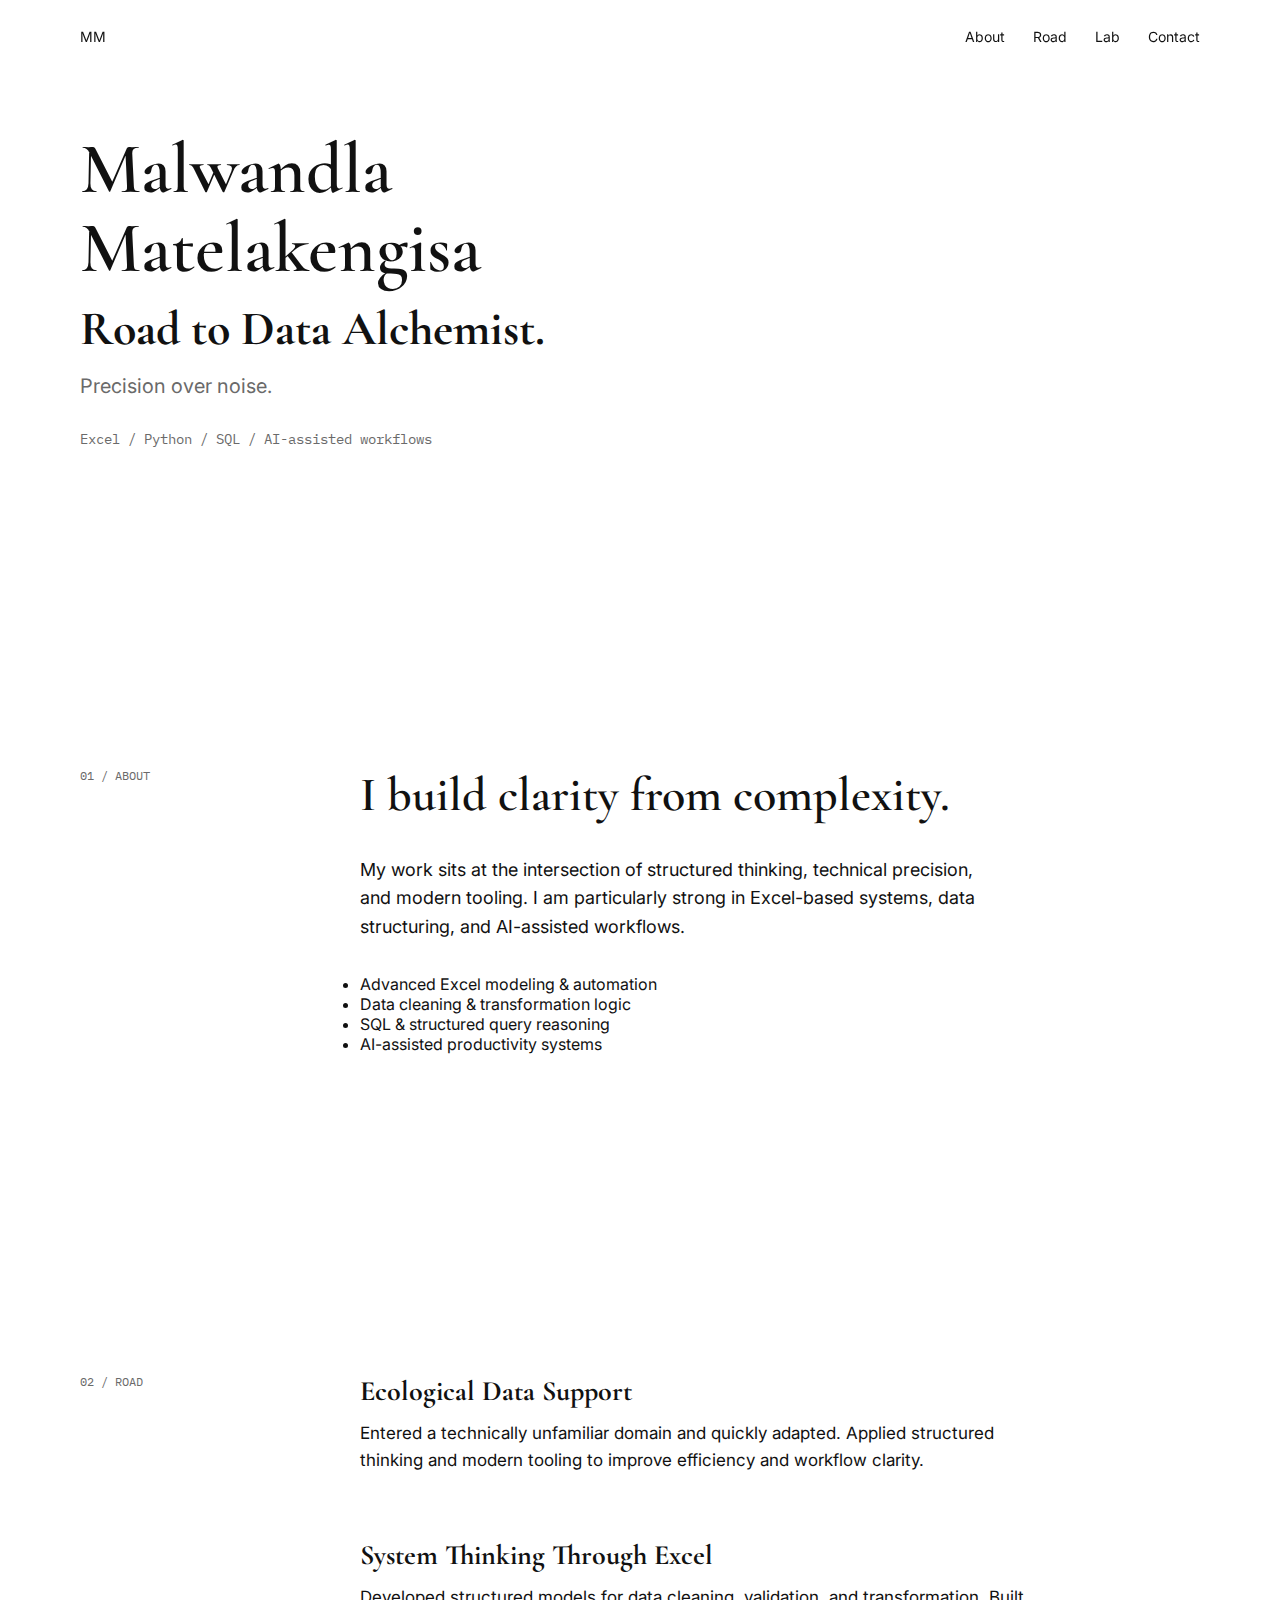
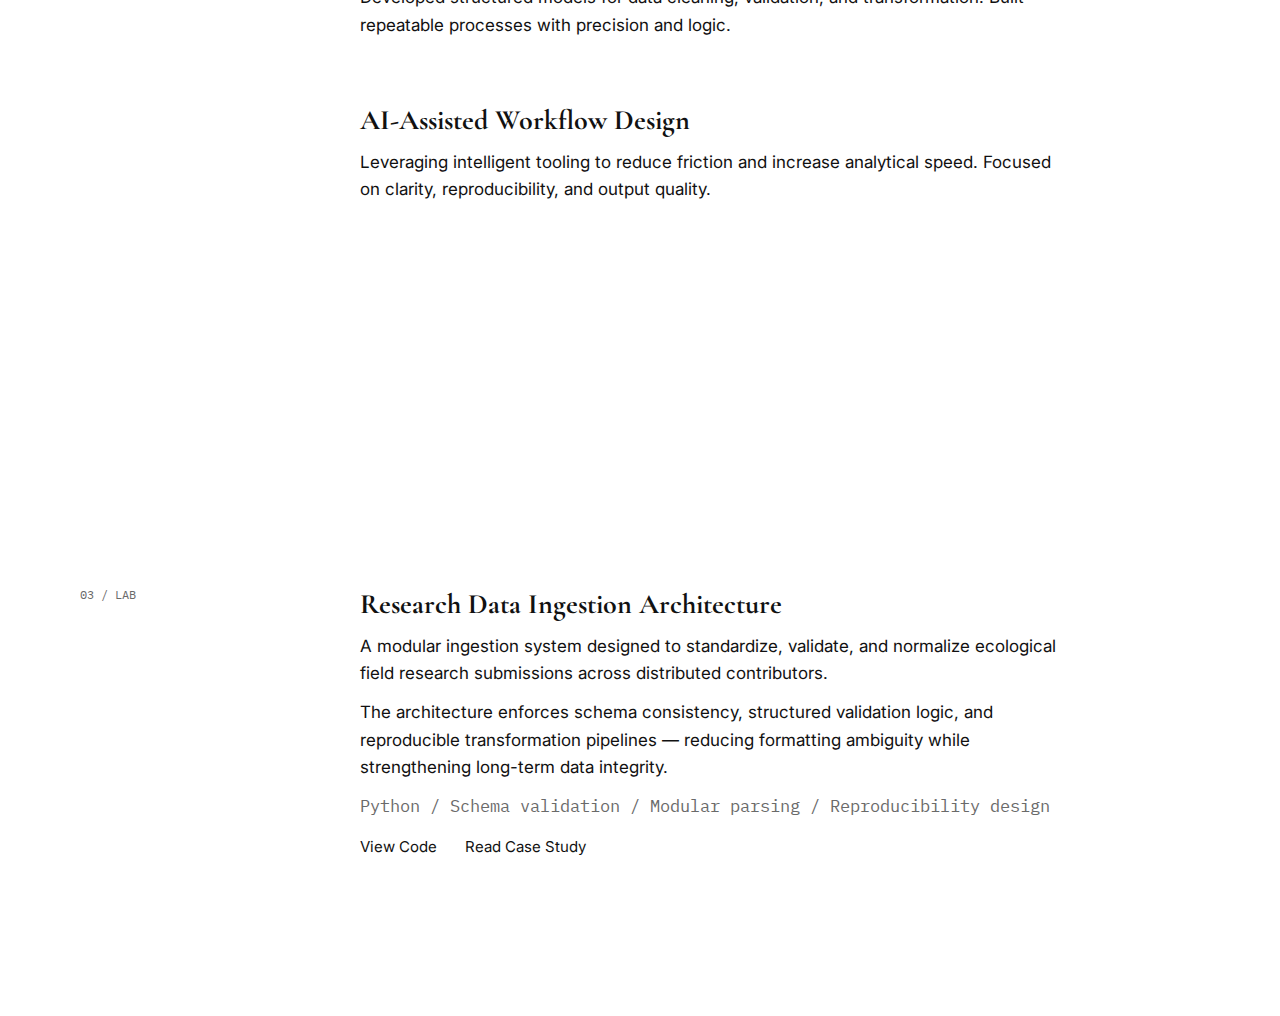
<file: index.html>
<!DOCTYPE html>
<html lang="en">
<head>
<meta charset="UTF-8">
<meta name="viewport" content="width=device-width, initial-scale=1.0">
<title>Malwandla Matelakengisa — Road to Data Alchemist</title>

<link href="https://fonts.googleapis.com/css2?family=Cormorant+Garamond:wght@500;600&family=Inter:wght@300;400;500&family=IBM+Plex+Mono:wght@400&display=swap" rel="stylesheet">

<link rel="stylesheet" href="styles.css">
</head>

<body>

<nav class="nav">
  <div class="logo">MM</div>
  <div class="nav-links">
    <a href="#about">About</a>
    <a href="#road">Road</a>
    <a href="#lab">Lab</a>
    <a href="#contact">Contact</a>
  </div>
</nav>

<section class="hero">
  <div class="hero-text">
    <h1>Malwandla Matelakengisa</h1>
    <h2>Road to Data Alchemist.</h2>
    <p class="hero-sub">Precision over noise.</p>
    <p class="tech">Excel / Python / SQL / AI-assisted workflows</p>
  </div>

  <div class="hero-space"></div>
</section>

<section class="about" id="about">
  <div class="about-label">01 / ABOUT</div>

  <div class="about-content">
    <h3>
      I build clarity from complexity.
    </h3>

    <p>
      My work sits at the intersection of structured thinking, technical precision, and modern tooling.
      I am particularly strong in Excel-based systems, data structuring, and AI-assisted workflows.
    </p>

    <ul class="about-list">
      <li>Advanced Excel modeling & automation</li>
      <li>Data cleaning & transformation logic</li>
      <li>SQL & structured query reasoning</li>
      <li>AI-assisted productivity systems</li>
    </ul>
  </div>
</section>

<section class="road" id="road">
  <div class="road-label">02 / ROAD</div>

  <div class="road-content">

    <div class="road-item">
      <h4>Ecological Data Support</h4>
      <p>
        Entered a technically unfamiliar domain and quickly adapted.
        Applied structured thinking and modern tooling to improve efficiency and workflow clarity.
      </p>
    </div>

    <div class="road-item">
      <h4>System Thinking Through Excel</h4>
      <p>
        Developed structured models for data cleaning, validation, and transformation.
        Built repeatable processes with precision and logic.
      </p>
    </div>

    <div class="road-item">
      <h4>AI-Assisted Workflow Design</h4>
      <p>
        Leveraging intelligent tooling to reduce friction and increase analytical speed.
        Focused on clarity, reproducibility, and output quality.
      </p>
    </div>

  </div>
</section>

<section class="lab" id="lab">
  <div class="lab-label">03 / LAB</div>

  <div class="lab-content">

    <div class="lab-project">
      <h4>Research Data Ingestion Architecture</h4>

      <p>
        A modular ingestion system designed to standardize, validate, and normalize 
        ecological field research submissions across distributed contributors.
      </p>

      <p>
        The architecture enforces schema consistency, structured validation logic, 
        and reproducible transformation pipelines — reducing formatting ambiguity 
        while strengthening long-term data integrity.
      </p>

      <p class="lab-meta">
        Python / Schema validation / Modular parsing / Reproducibility design
      </p>

      <div class="lab-links">
        <a href="#">View Code</a>
        <a href="#">Read Case Study</a>
      </div>
    </div>

  </div>
</section>

</body>
</html>
</file>
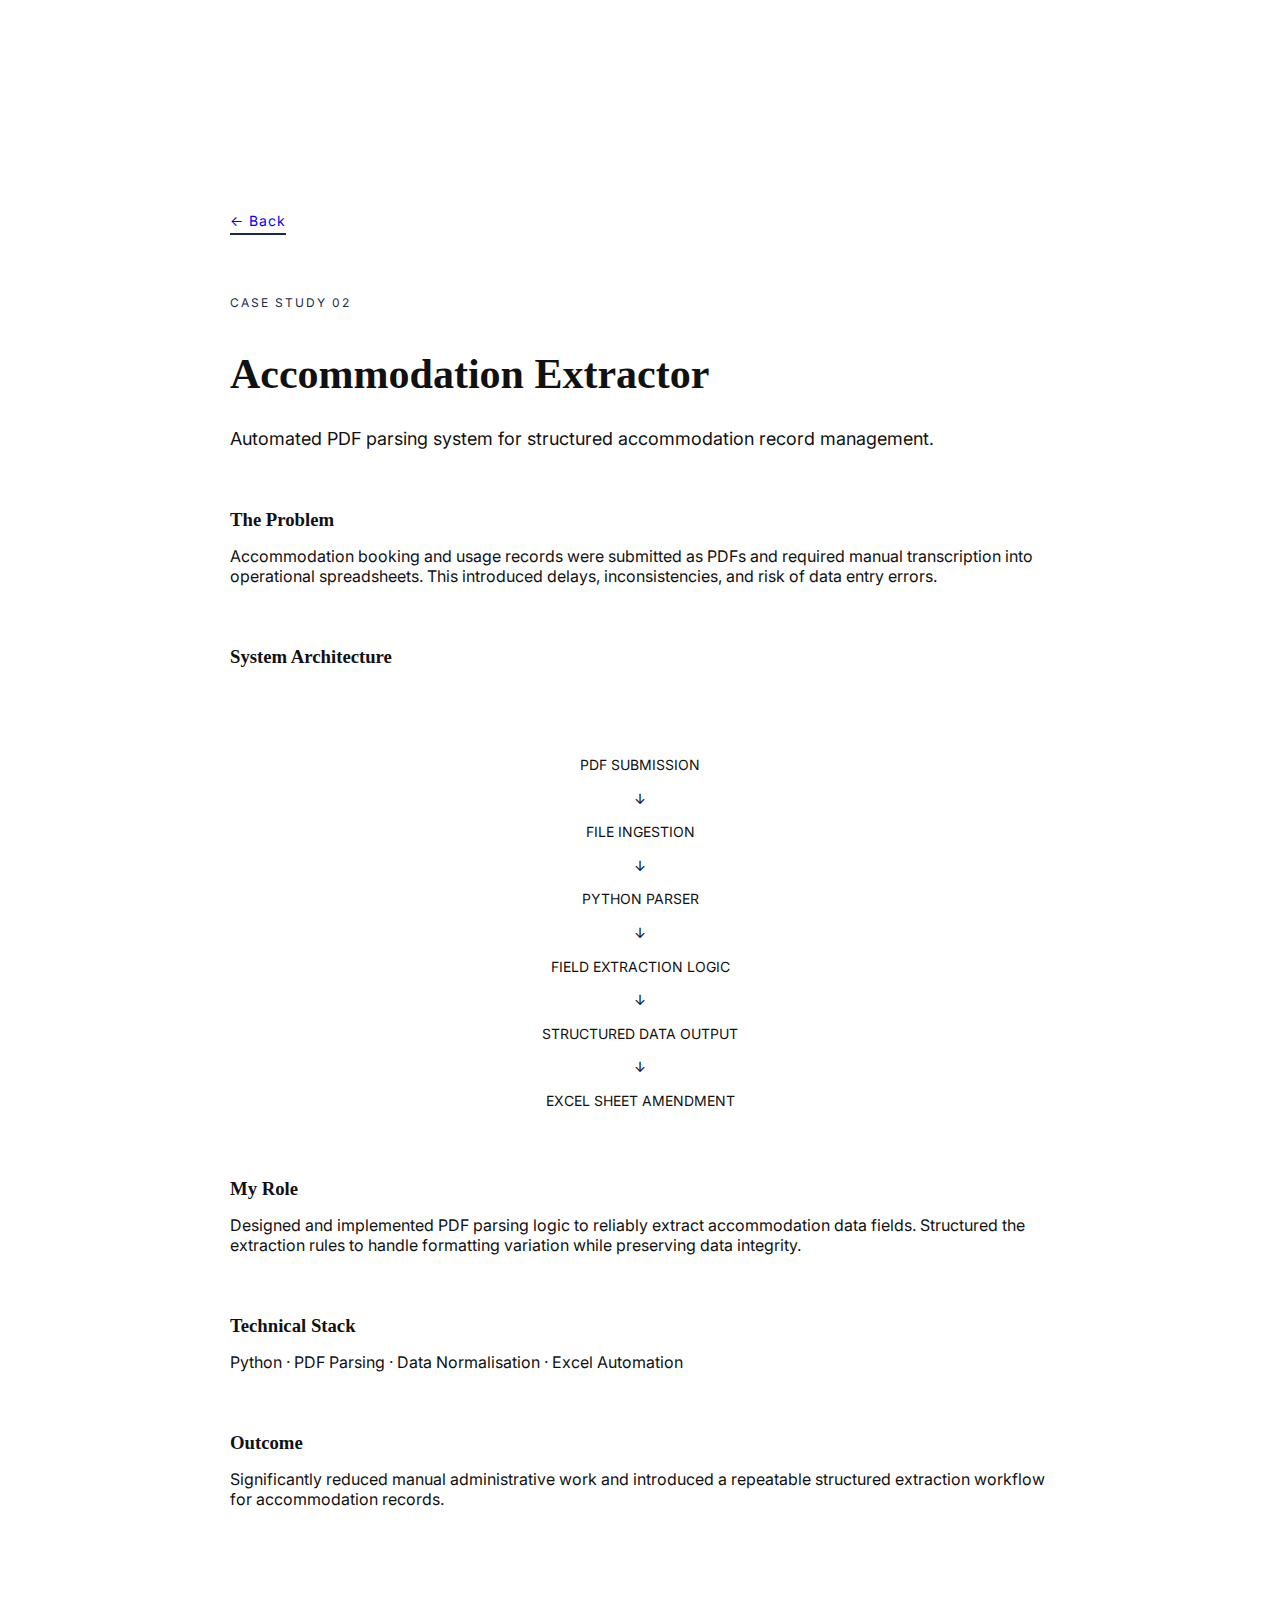
<file: case-study-accomodation.html>
<!DOCTYPE html>
<html lang="en">
<head>
<meta charset="UTF-8">
<meta name="viewport" content="width=device-width, initial-scale=1.0">
<title>Accommodation Extractor — Case Study</title>

<link href="https://fonts.googleapis.com/css2?family=Cormorant+Garamond:wght@500;600&family=Inter:wght@300;400;500&family=IBM+Plex+Mono:wght@400&display=swap" rel="stylesheet">

<link rel="stylesheet" href="styles.css">
</head>

<body>

<div class="case-study">

<a href="index.html" class="back-link">← Back</a>

<div class="case-label">CASE STUDY 02</div>

<h1>Accommodation Extractor</h1>

<p class="case-intro">
Automated PDF parsing system for structured accommodation record management.
</p>

<div class="case-section">
<h3>The Problem</h3>
<p>
Accommodation booking and usage records were submitted as PDFs and required manual transcription into operational spreadsheets.  
This introduced delays, inconsistencies, and risk of data entry errors.
</p>
</div>

<div class="case-section">
<h3>System Architecture</h3>

<div class="system-overview">
  <div class="system-diagram">
    <div>PDF SUBMISSION</div>
    <div class="arrow">↓</div>
    <div>FILE INGESTION</div>
    <div class="arrow">↓</div>
    <div>PYTHON PARSER</div>
    <div class="arrow">↓</div>
    <div>FIELD EXTRACTION LOGIC</div>
    <div class="arrow">↓</div>
    <div>STRUCTURED DATA OUTPUT</div>
    <div class="arrow">↓</div>
    <div>EXCEL SHEET AMENDMENT</div>
  </div>
</div>

</div>

<div class="case-section">
<h3>My Role</h3>
<p>
Designed and implemented PDF parsing logic to reliably extract accommodation data fields.  
Structured the extraction rules to handle formatting variation while preserving data integrity.
</p>
</div>

<div class="case-section">
<h3>Technical Stack</h3>
<p>
Python · PDF Parsing · Data Normalisation · Excel Automation
</p>
</div>

<div class="case-section">
<h3>Outcome</h3>
<p>
Significantly reduced manual administrative work and introduced a repeatable structured extraction workflow for accommodation records.
</p>
</div>

</div>

</body>
</html>
</file>
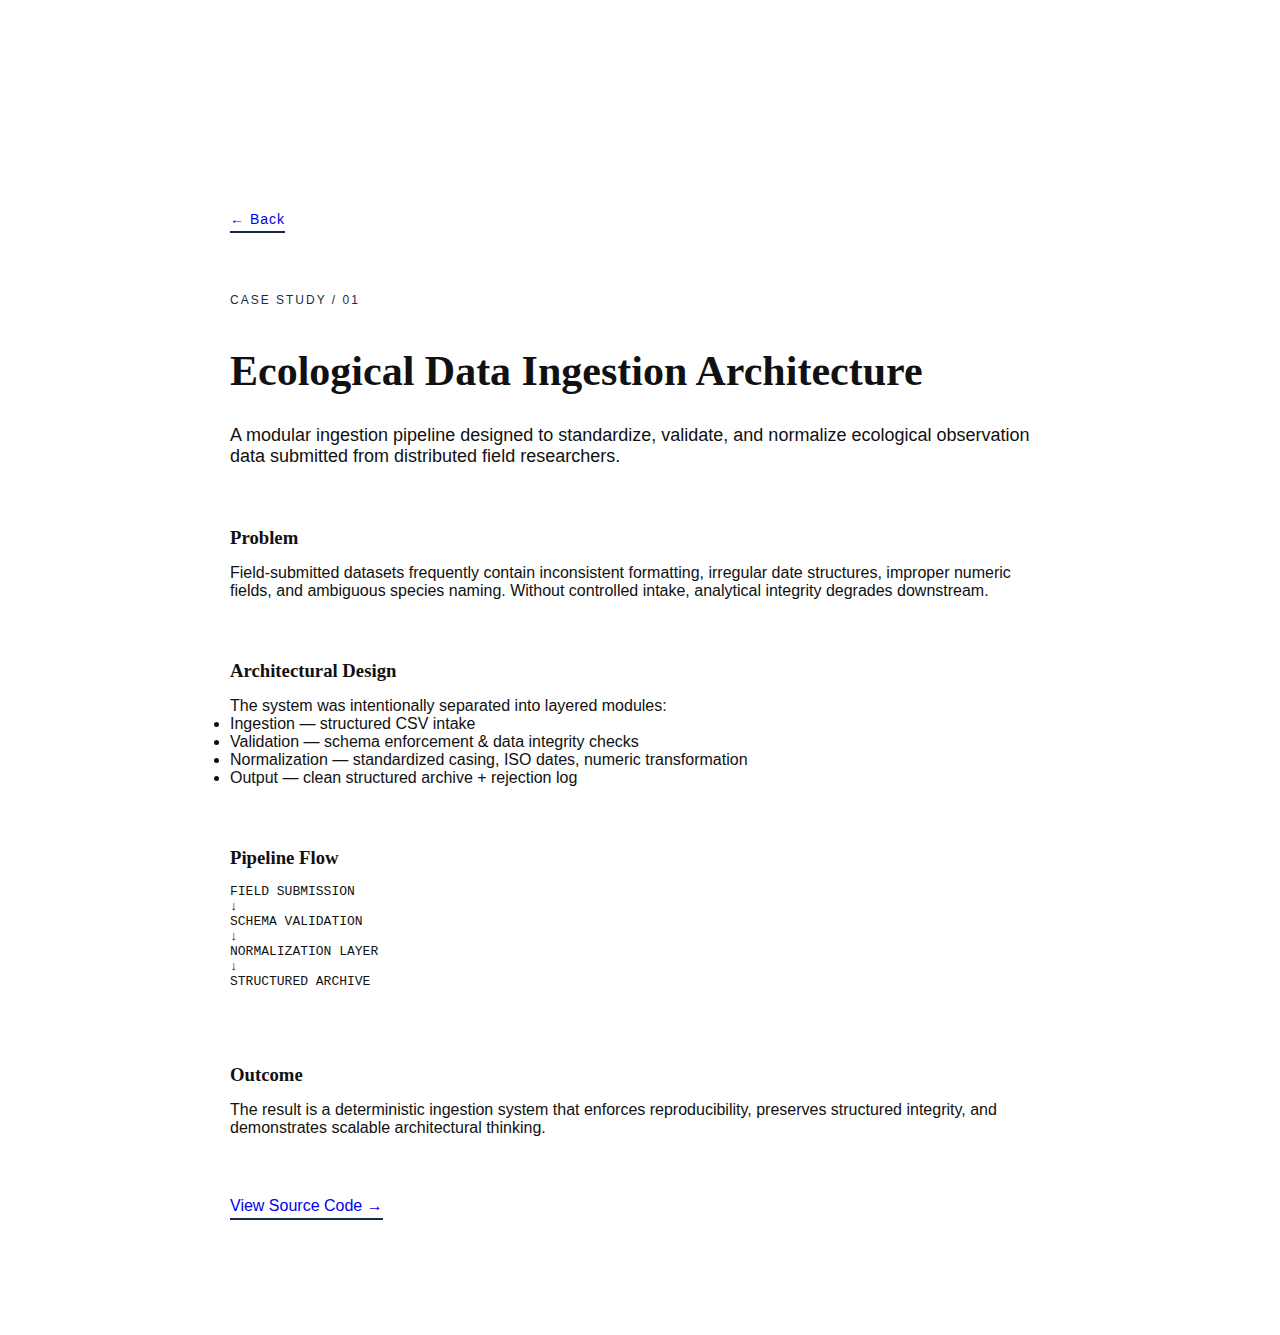
<file: case-study-ingestion.html>
<!DOCTYPE html>
<html lang="en">
<head>
  <meta charset="UTF-8">
  <title>Ecological Data Ingestion Architecture</title>
  <link rel="stylesheet" href="styles.css">
</head>
<body>

  <section class="case-study">

      <a href="index.html" class="back-link">← Back</a>
      
    <div class="case-label">CASE STUDY / 01</div>

    <h1>Ecological Data Ingestion Architecture</h1>

    <p class="case-intro">
      A modular ingestion pipeline designed to standardize, validate, and normalize
      ecological observation data submitted from distributed field researchers.
    </p>

    <div class="case-section">
      <h3>Problem</h3>
      <p>
        Field-submitted datasets frequently contain inconsistent formatting,
        irregular date structures, improper numeric fields, and ambiguous species naming.
        Without controlled intake, analytical integrity degrades downstream.
      </p>
    </div>

    <div class="case-section">
      <h3>Architectural Design</h3>
      <p>
        The system was intentionally separated into layered modules:
      </p>
      <ul>
        <li>Ingestion — structured CSV intake</li>
        <li>Validation — schema enforcement & data integrity checks</li>
        <li>Normalization — standardized casing, ISO dates, numeric transformation</li>
        <li>Output — clean structured archive + rejection log</li>
      </ul>
    </div>

    <div class="case-section">
      <h3>Pipeline Flow</h3>
      <pre>
FIELD SUBMISSION
↓
SCHEMA VALIDATION
↓
NORMALIZATION LAYER
↓
STRUCTURED ARCHIVE
      </pre>
    </div>

    <div class="case-section">
      <h3>Outcome</h3>
      <p>
        The result is a deterministic ingestion system that enforces reproducibility,
        preserves structured integrity, and demonstrates scalable architectural thinking.
      </p>
    </div>

    <div class="case-links">
      <a href="https://github.com/mallie-source/research-data-ingestion-architecture" target="_blank">
        View Source Code →
      </a>
    </div>

  </section>

</body>
</html>
</file>
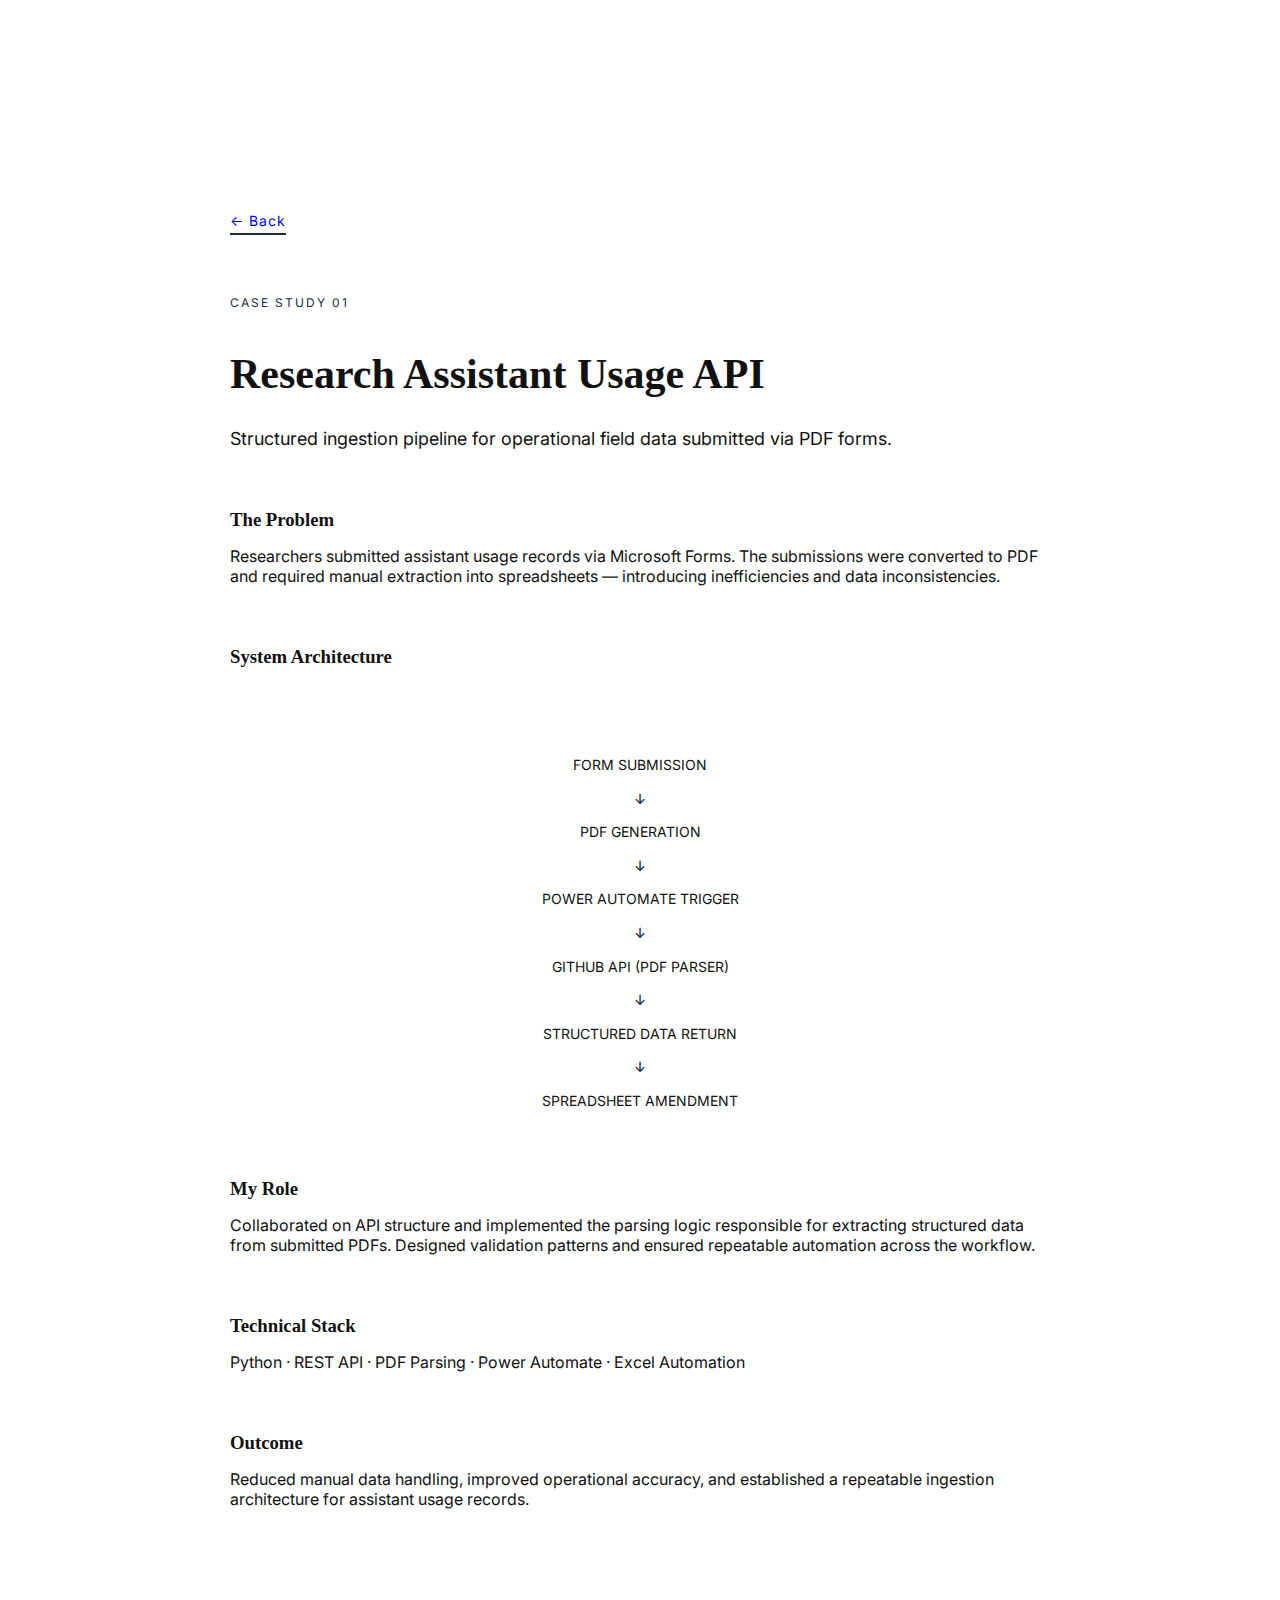
<file: case-study-research-assistant.html>
<!DOCTYPE html>
<html lang="en">
<head>
<meta charset="UTF-8">
<meta name="viewport" content="width=device-width, initial-scale=1.0">
<title>Research Assistant Usage API — Case Study</title>

<link href="https://fonts.googleapis.com/css2?family=Cormorant+Garamond:wght@500;600&family=Inter:wght@300;400;500&family=IBM+Plex+Mono:wght@400&display=swap" rel="stylesheet">

<link rel="stylesheet" href="styles.css">
</head>

<body>

<div class="case-study">

<a href="index.html" class="back-link">← Back</a>

<div class="case-label">CASE STUDY 01</div>

<h1>Research Assistant Usage API</h1>

<p class="case-intro">
Structured ingestion pipeline for operational field data submitted via PDF forms.
</p>

<div class="case-section">
<h3>The Problem</h3>
<p>
Researchers submitted assistant usage records via Microsoft Forms.
The submissions were converted to PDF and required manual extraction into spreadsheets — introducing inefficiencies and data inconsistencies.
</p>
</div>

<div class="case-section">
<h3>System Architecture</h3>

<div class="system-overview">
  <div class="system-diagram">
    <div>FORM SUBMISSION</div>
    <div class="arrow">↓</div>
    <div>PDF GENERATION</div>
    <div class="arrow">↓</div>
    <div>POWER AUTOMATE TRIGGER</div>
    <div class="arrow">↓</div>
    <div>GITHUB API (PDF PARSER)</div>
    <div class="arrow">↓</div>
    <div>STRUCTURED DATA RETURN</div>
    <div class="arrow">↓</div>
    <div>SPREADSHEET AMENDMENT</div>
  </div>
</div>

</div>

<div class="case-section">
<h3>My Role</h3>
<p>
Collaborated on API structure and implemented the parsing logic responsible for extracting structured data from submitted PDFs.
Designed validation patterns and ensured repeatable automation across the workflow.
</p>
</div>

<div class="case-section">
<h3>Technical Stack</h3>
<p>
Python · REST API · PDF Parsing · Power Automate · Excel Automation
</p>
</div>

<div class="case-section">
<h3>Outcome</h3>
<p>
Reduced manual data handling, improved operational accuracy, and established a repeatable ingestion architecture for assistant usage records.
</p>
</div>

</div>

</body>
</html>
</file>
<file: styles.css>
/* ---------- Loader ---------- */

.loader {
  position: fixed;
  inset: 0;
  background: #ffffff;
  display: flex;
  justify-content: center;
  align-items: center;
  z-index: 2000;
  transition: opacity 0.8s ease, visibility 0.8s ease;
}

.loader-inner span {
  font-family: 'Cormorant Garamond', serif;
  font-size: 32px;
  letter-spacing: 2px;
  opacity: 0.6;
}

.loader.hidden {
  opacity: 0;
  visibility: hidden;
}

* {
  margin: 0;
  padding: 0;
  box-sizing: border-box;
}

body {
  font-family: 'Inter', sans-serif;
  background: #ffffff;
  color: #111111;
  padding-top: 90px;
}

.nav {
  position: fixed;
  top: 0;
  left: 0;
  width: 100%;

  display: flex;
  justify-content: space-between;
  align-items: center;

  padding: 28px 80px;
  font-size: 14px;

  background: rgba(255, 255, 255, 0.9);
  backdrop-filter: blur(8px);
  z-index: 1000;
}

.nav a {
  text-decoration: none;
  color: #111111;
  margin-left: 24px;
  position: relative;
}

.nav a::after {
  content: "";
  position: absolute;
  left: 0;
  bottom: -4px;
  width: 0%;
  height: 2px;
  background: #0E1A2B;
  transition: width 0.3s ease;
}

.nav a:hover::after {
  width: 100%;
}

.hero {
  display: flex;
  justify-content: flex-start;
  align-items: center;
 padding: 40px 80px 160px 80px;
}

.hero-image {
  flex: 1;
  display: flex;
  justify-content: flex-end;
}

.hero-image img {
  width: 100%; /* controls visual balance */
  height: auto;
  display: block;
}

.hero-text {
  flex: 1;
  max-width: 600px;
}

.hero-space {
    flex: 1;
}

.hero h1 {
  font-family: 'Cormorant Garamond', serif;
  font-size: 72px;
  font-weight: 600;
  line-height: 1.1;
}

.hero h2 {
  font-family: 'Cormorant Garamond', serif;
  font-size: 48px;
  margin-top: 12px;
  position: relative;
  display: inline-block;
}

.hero-sub {
  margin-top: 16px;
  font-size: 20px;
  color: #6A6A6A;
}

.tech {
  margin-top: 32px;
  font-family: 'IBM Plex Mono', monospace;
  font-size: 14px;
  color: #6A6A6A;
}

.about {
  display: flex;
  gap: 80px;
  padding: 160px 80px;
  max-width: 1200px;
}

.about-label {
  font-family: 'IBM Plex Mono', monospace;
  font-size: 12px;
  color: #6A6A6A;
  width: 200px;
}

.about-content {
  flex: 1;
}

.about h3 {
  font-family: 'Cormorant Garamond', serif;
  font-size: 48px;
  font-weight: 600;
  line-height: 1.15;
  margin-bottom: 32px;
}

.about p {
  font-size: 18px;
  line-height: 1.6;
  max-width: 620px;
  margin-bottom: 32px;
}

.about-anchor {
  margin-top: 40px;
  font-family: 'IBM Plex Mono', monospace;
  font-size: 13px;
  letter-spacing: 1px;
  color: #6A6A6A;
}

.road {
  display: flex;
  gap: 80px;
  padding: 160px 80px;
  max-width: 1200px;
}

.road-label {
  font-family: 'IBM Plex Mono', monospace;
  font-size: 12px;
  color: #6A6A6A;
  width: 200px;
}

.road-content {
  flex: 1;
}

.road-item {
  margin-bottom: 64px;
}

.road-item h4 {
  font-family: 'Cormorant Garamond', serif;
  font-size: 28px;
  margin-bottom: 12px;
}

.road-item p {
  font-size: 17px;
  line-height: 1.6;
  max-width: 700px;
}

.lab {
  display: flex;
  gap: 80px;
  padding: 160px 80px;
  max-width: 1200px;
}

.lab-label {
  font-family: 'IBM Plex Mono', monospace;
  font-size: 12px;
  color: #6A6A6A;
  width: 200px;
}

.lab-content {
  flex: 1;
}

.lab-project h4 {
  font-family: 'Cormorant Garamond', serif;
  font-size: 28px;
  margin-bottom: 12px;
}

.lab-project p {
  font-size: 17px;
  line-height: 1.6;
  max-width: 700px;
  margin-bottom: 12px;
}

.lab-meta {
  font-family: 'IBM Plex Mono', monospace;
  font-size: 13px;
  color: #6A6A6A;
}

.lab-links {
  margin-top: 16px;
}

.lab-links a {
  text-decoration: none;
  color: #111111;
  margin-right: 24px;
  position: relative;
  font-size: 15px;
}

.lab-links a::after {
  content: "";
  position: absolute;
  left: 0;
  bottom: -4px;
  width: 0%;
  height: 2px;
  background: #0E1A2B;
  transition: width 0.3s ease;
}

.lab-links a:hover::after {
  width: 100%;
}

.system-overview {
  margin-top: 80px;
  text-align: center;
}

.system-overview h5 {
  font-size: 12px;
  letter-spacing: 2px;
  text-transform: uppercase;
  margin-bottom: 32px;
  color: #6A6A6A;
}

.system-diagram {
  display: inline-block;
  font-family: 'Inter', monospace;
  font-size: 14px;
  line-height: 2.4;
  color: #111;
  text-align: center;
}

.system-diagram .arrow {
  color: #0A1A3F; /* your deep navy accent */
  font-weight: 500;
}

.system-note {
  margin: 32px auto 0;
  max-width: 520px;
  font-size: 14px;
  color: #6A6A6A;
  line-height: 1.8;
}

/* ---------- Contact Section ---------- */

.contact {
  display: flex;
  gap: 80px;
  padding: 160px 80px;
  max-width: 1200px;
}

.contact-label {
  font-family: 'IBM Plex Mono', monospace;
  font-size: 12px;
  color: #6A6A6A;
  width: 200px;
}

.contact-content {
  flex: 1;
}

.contact-content h3 {
  font-family: 'Cormorant Garamond', serif;
  font-size: 40px;
  margin-bottom: 24px;
}

.contact-content p {
  font-size: 18px;
  line-height: 1.6;
  max-width: 700px;
  margin-bottom: 32px;
}

.contact-links {
  display: flex;
  gap: 30px;
}

.contact-links a {
  text-decoration: none;
  color: #111111;
  position: relative;
}

.section {
  opacity: 0;
  transform: translateY(60px);
  transition: opacity 1.1s cubic-bezier(0.22, 1, 0.36, 1),
              transform 1.1s cubic-bezier(0.22, 1, 0.36, 1);
}

.section.visible {
  opacity: 1;
  transform: translateY(0);
}

/* --- Staggered content inside sections --- */

.section h3,
.section h4,
.section p,
.section li {
  opacity: 0;
  transform: translateY(30px);
  transition: opacity 0.9s cubic-bezier(0.22, 1, 0.36, 1),
              transform 0.9s cubic-bezier(0.22, 1, 0.36, 1);
}

.section.visible h3 {
  opacity: 1;
  transform: translateY(0);
  transition-delay: 0.15s;
}

.section.visible h4 {
  opacity: 1;
  transform: translateY(0);
  transition-delay: 0.25s;
}

.section.visible p {
  opacity: 1;
  transform: translateY(0);
  transition-delay: 0.35s;
}

.section.visible li {
  opacity: 1;
  transform: translateY(0);
  transition-delay: 0.45s;
}

@media (max-width: 900px) {
  .hero {
    flex-direction: column;
    align-items: flex-start;
  }

  .hero h1 {
    font-size: 48px;
  }

  .hero h2 {
    font-size: 32px;
  }
  .about {
  flex-direction: column;
  gap: 40px;
}
.road {
  flex-direction: column;
  gap: 40px;
}
.lab {
  flex-direction: column;
  gap: 40px;
}
.contact {
  flex-direction: column;
  gap: 40px;
}
.hero-image {
  margin-top: 40px;
  justify-content: flex-start;
}

.hero-image img {
  max-width: 100%;
}

}
.case-study {
  max-width: 900px;
  margin: 120px auto;
  padding: 0 40px;
}

.case-label {
  font-size: 12px;
  letter-spacing: 2px;
  color: #1a2a44;
  margin-bottom: 40px;
}

.case-study h1 {
  font-family: serif;
  font-size: 42px;
  margin-bottom: 30px;
}

.case-intro {
  font-size: 18px;
  margin-bottom: 60px;
}

.case-section {
  margin-bottom: 60px;
}

.case-section h3 {
  font-family: serif;
  margin-bottom: 15px;
}

.case-links a {
  text-decoration: none;
  border-bottom: 2px solid #1a2a44;
  padding-bottom: 4px;
}

.back-link {
  display: inline-block;
  margin-bottom: 60px;
  text-decoration: none;
  font-size: 14px;
  letter-spacing: 1px;
  border-bottom: 2px solid #1a2a44;
  padding-bottom: 4px;
}

/* ---------- Handwritten Accent System ---------- */

.handwritten {
  font-family: 'Caveat', cursive;
  color: #7bb570;
  position: absolute;
  opacity: 0;
  pointer-events: none;
  transition: opacity 0.6s ease;
  z-index: 5;
}

/* Writing animation */
.handwritten span {
  display: inline-block;
  white-space: nowrap;
  overflow: hidden;
  width: 0;
}

.handwritten.animate span {
  animation: writeText 2.8s ease forwards;
}

@keyframes writeText {
  from { width: 0; }
  to { width: 100%; }
}

@keyframes writeTextVertical {
  from { height: 0; }
  to { height: 100%; }
}

.hero {
  position: relative;
}

.about {
  position: relative;
}

.about-note {
  right: 120px;
  top: 150px;
  font-size: 36px;
}

.road {
  position: relative;
}

.road-note {
  right: 80px;
  top: 200px;
  font-size: 34px;
  writing-mode: vertical-lr;
  text-orientation: mixed;
}

.lab {
  position: relative;
}

.road-note span {
  height: 0;
  width: auto;
}

.road-note.animate span {
  animation: writeTextVertical 2.8s ease forwards;
}


.lab-note {
  right: 120px;
  top: 180px;
  font-size: 34px;
}

.contact {
  position: relative;
}

.contact-note {
  left: 200px;
  bottom: 100px;
  font-size: 38px;
}
</file>
